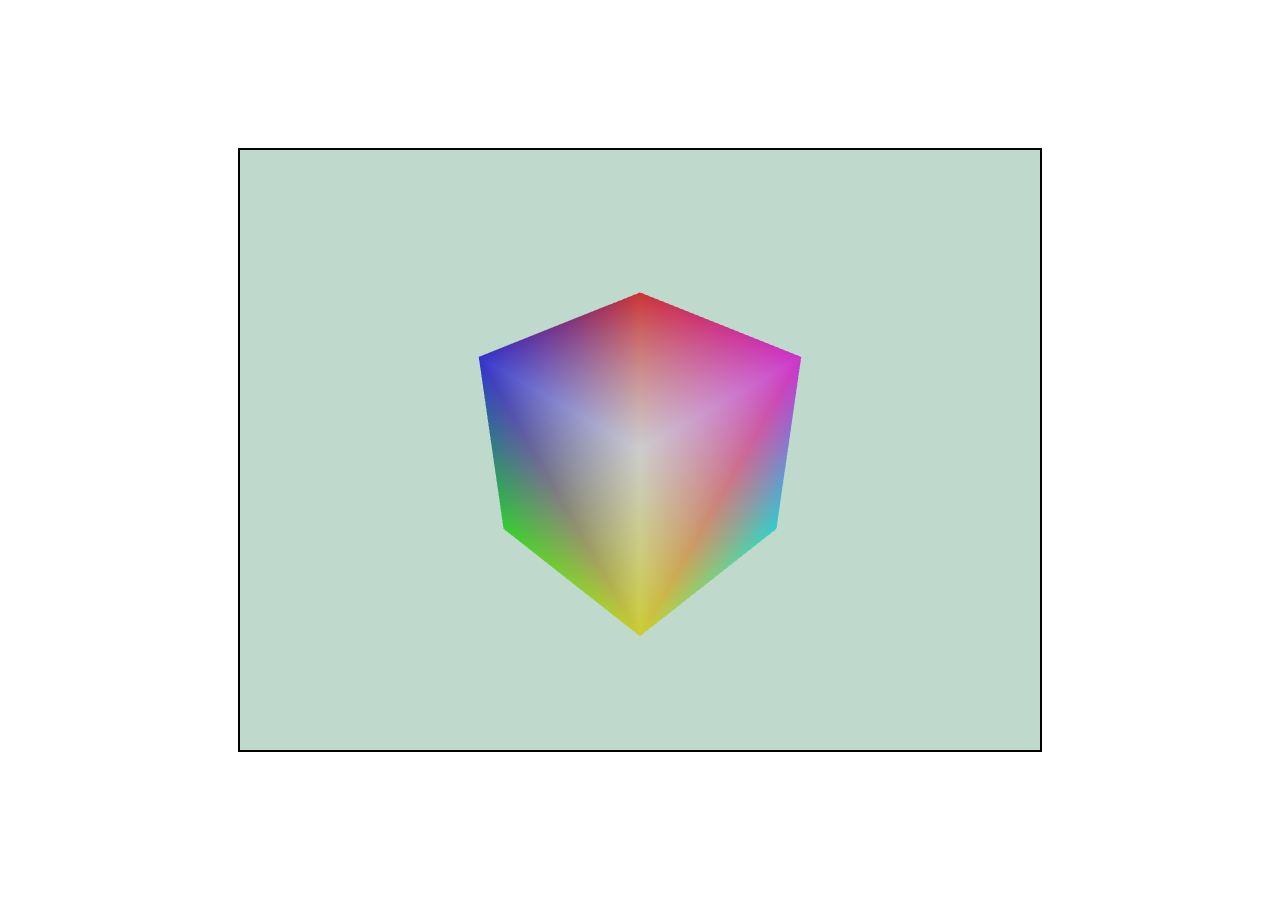
<file: index.html>
<!DOCTYPE html>
<html lang="en">
<head>
    <meta charset="UTF-8">
    <meta name="viewport" content="width=device-width, initial-scale=1.0">
    <title>Game Engine Test</title>
    <script src="./util/gl-matrix.js"></script>
    <script type="module" src="./test/main.js" defer></script>
    <!-- <script type="module" src="./main.js" defer></script> -->
</head>
<body>
    <canvas id="canvas"></canvas>
</body>
</html>
<style>
    *, *::before, *::after {
        box-sizing: border-box;
    }

    /* remove deafault margin */
    * {
        margin: 0;
        padding: 0;
    }

    html, body {
        height: 100%;
        width: 100%;
        overflow: hidden;
    }

    body {
        display: flex;
        align-items: center;
        justify-content: center;
    }

    canvas {
        border: solid black 2px;
    }
</style>
</file>
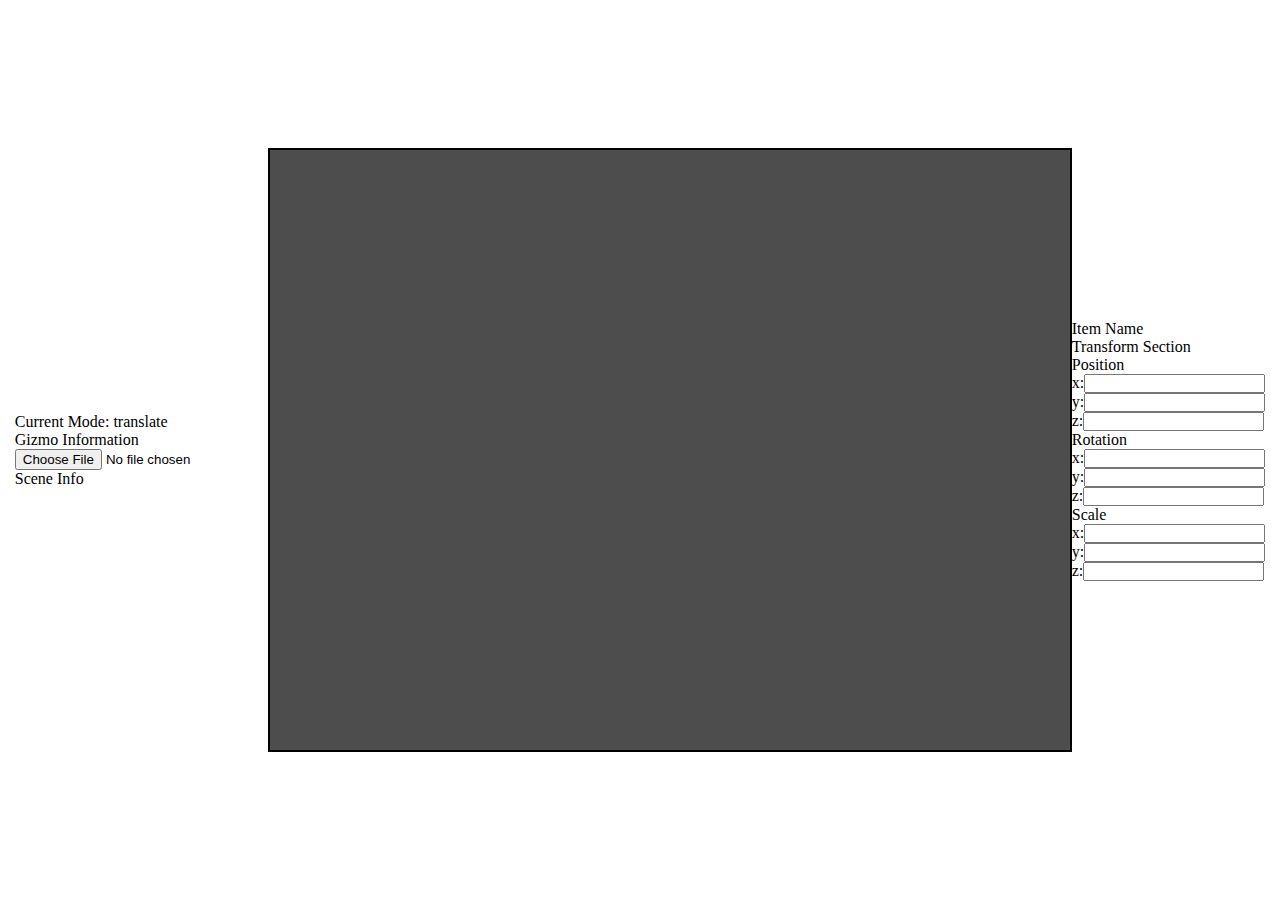
<file: rework/index.html>
<!DOCTYPE html>
<html lang="en">
<head>
    <meta charset="UTF-8">
    <meta name="viewport" content="width=device-width, initial-scale=1.0">
    <title>Game Engine Test</title>
    <link rel="stylesheet" href="./style.css">
    <script src="../util/gl-matrix.js"></script>
    <script type="module" src="./main.js" defer></script>
</head>
<body>
    <div id="scene_info">
        <p>Current Mode: <span id="cur_mode"></span></p>
        <p>Gizmo Information</p>
        <p id="gizmo_pos"></p>
        <input id="file_input" type="file" accept=".ply">
        <p>Scene Info</p>
        <ul id="scene_objects_list"></ul>
    </div>
    <canvas id="canvas"></canvas>
    <div id="object_info">
        <p id="name">Item Name</p>
        <p>Transform Section</p>
        <p>Position</p>
        <div class="info_div" id="position">
            <div class="num_div">
                <p>x:</p>
                <input class="x" type="number">
            </div>
            <div class="num_div">
                <p>y:</p>
                <input class="y" type="number">
            </div>
            <div class="num_div">
                <p>z:</p>
                <input class="z" type="number">
            </div>
        </div>
        <p>Rotation</p>
        <div class="info_div" id="rotation">
            <div class="num_div">
                <p>x:</p>
                <input class="x" type="number">
            </div>
            <div class="num_div">
                <p>y:</p>
                <input class="y" type="number">
            </div>
            <div class="num_div">
                <p>z:</p>
                <input class="z" type="number">
            </div>
        </div>
        <p>Scale</p>
        <div class="info_div" id="scale">
            <div class="num_div">
                <p>x:</p>
                <input class="x" type="number">
            </div>
            <div class="num_div">
                <p>y:</p>
                <input class="y" type="number">
            </div>
            <div class="num_div">
                <p>z:</p>
                <input class="z" type="number">
            </div>
        </div>
    </div>
</body>
</html>
</file>
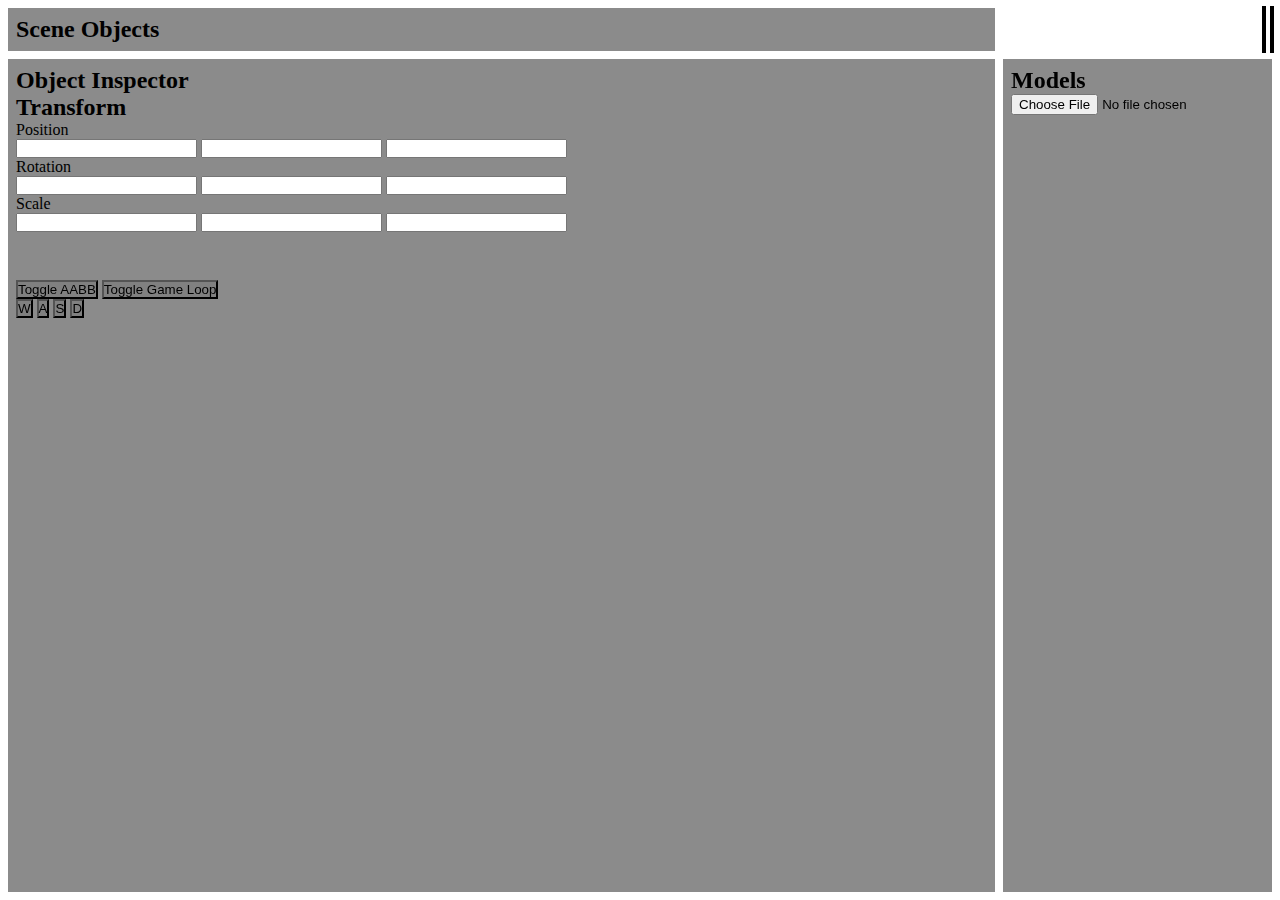
<file: rework/test.html>
<!DOCTYPE html>
<html lang="en">
<head>
    <meta charset="UTF-8">
    <meta name="viewport" content="width=device-width, initial-scale=1.0">
    <title>Game Engine Rework 2</title>
    <link rel="stylesheet" href="./test.css">
    <script src="../util/gl-matrix.js"></script>
    <script type="module" src="./test.js" defer></script>
</head>
<body>
<canvas id="canvas" class="canvas"></canvas>
<div class="__body">
<div class="page">
    <div class="scene-objects_section section">
        <p class="section_title">Scene Objects</p>
        <ul class="scene-objects_list" id="sceneobjects_list">
        </ul>
    </div>
    <div class="views_section">
        <div id="view1" class="view1"></div>
        <div id="view2" class="view2"></div>
    </div>
    <div class="object-inspector_section section">
        <p class="section_title">Object Inspector</p>
        <div class="transform_section">
            <p class="section_title">Transform</p>
            <div class="transform_subsection">
                <div id="position">
                    <p>Position</p>
                    <input type="number" name="" class="x">
                    <input type="number" name="" class="y">
                    <input type="number" name="" class="z">
                </div>
                <div id="rotation">
                    <p>Rotation</p>
                    <input type="number" name="" class="x">
                    <input type="number" name="" class="y">
                    <input type="number" name="" class="z">
                </div>
                <div id="scale">
                    <p>Scale</p>
                    <input type="number" name="" class="x">
                    <input type="number" name="" class="y">
                    <input type="number" name="" class="z">
                </div>
            </div>
        </div>

        <!-- TODO: temp -->
         <div class="debug_section">
            <button type="button" id="toggle_AABB" class="toggle">Toggle AABB</button>
            <button type="button" id="toggle_GameLoop" class="toggle">Toggle Game Loop</button>
            
            <div>
                <button type="button" id="w_pressed" class="toggle">W</button>
                <button type="button" id="a_pressed" class="toggle">A</button>
                <button type="button" id="s_pressed" class="toggle">S</button>
                <button type="button" id="d_pressed" class="toggle">D</button>
            </div>
         </div>
    </div>
    <div class="models_section section">
        <p class="section_title">Models</p>
        <input id="file_input" type="file" accept=".ply">
        <div id="model_grid" class="model_grid">
        </div>
    </div>
</div>
</div>
</body>
</html>


<!-- <div class="object_row--row--HIYa5 object_row--bold--Gmaim" data-testid="layer-row" draggable="false" style="transform: translate3d(0px, 224px, 0px); height: 32px; --row-actions-width: 48px; --object-row-height: 32px; --selection-height: 24px;">
    <div class="object_row--rowActions--mHZm6" style="position: absolute; width: 100%; pointer-events: none;">
        <div class="cx_wFull--sGUhp"></div>
        <div class="object_row--rowActionsSticky--7r9op">
            <div class="object_row--rowActionsContainer--SHc4g"></div>
        </div>
    </div>
    <div class="object_row--rowContent--4pBDI" data-testid="2004:108-layers-panel-row" data-tooltip-hide-immediately="true" data-tooltip-max-lines="4" data-tooltip-show-immediately="true" data-tooltip-show-right="true" data-tooltip-text-left="true" data-tooltip-type="text" style="width: 289px;">
        <span class="object_row--indents--Ygab2">
            <span class="object_row--indent--uZlad"></span>
            <span class="object_row--indent--uZlad"></span>
            <span class="object_row--indent--uZlad"></span>
            <span class="object_row--indent--uZlad"></span>
            <span class="object_row--indent--uZlad"></span>
        </span>
        <span class="object_row--layerIcon--dTOdu object_row--iconWrapper--ivRSW object_row--stickyIconWrapper--UycmN" data-tooltip="Text" data-tooltip-show-above="true" data-tooltip-type="text" aria-label="Text" role="img">
            <span style="stroke: none; fill: none;">
                <svg width="16" height="16" fill="none" viewBox="0 0 16 16" data-fpl-icon-size="16">
                    <path fill="var(--fpl-icon-color, var(--color-icon))" fill-rule="evenodd" d="M3 3.5a.5.5 0 0 1 .5-.5h8a.5.5 0 0 1 .5.5v1a.5.5 0 0 1-1 0V4H8v7h.5a.5.5 0 0 1 0 1h-2a.5.5 0 0 1 0-1H7V4H4v.5a.5.5 0 0 1-1 0z" clip-rule="evenodd"></path>
                </svg>
            </span>
        </span>
        <span class="object_row--rowText--3qo7Q ellipsis--ellipsis--Tjyfa" dir="auto">
            <div class="object_row--rowNamePlaceholder--iRDp3">apple</div>
            <div class="object_row--rowName--1Wxhe sf_pro--uiFontWithSFProFallback--m-p9V">apple</div>
        </span>
        <div class="object_row--rowActions--mHZm6"></div>
    </div>
</div> -->
</file>
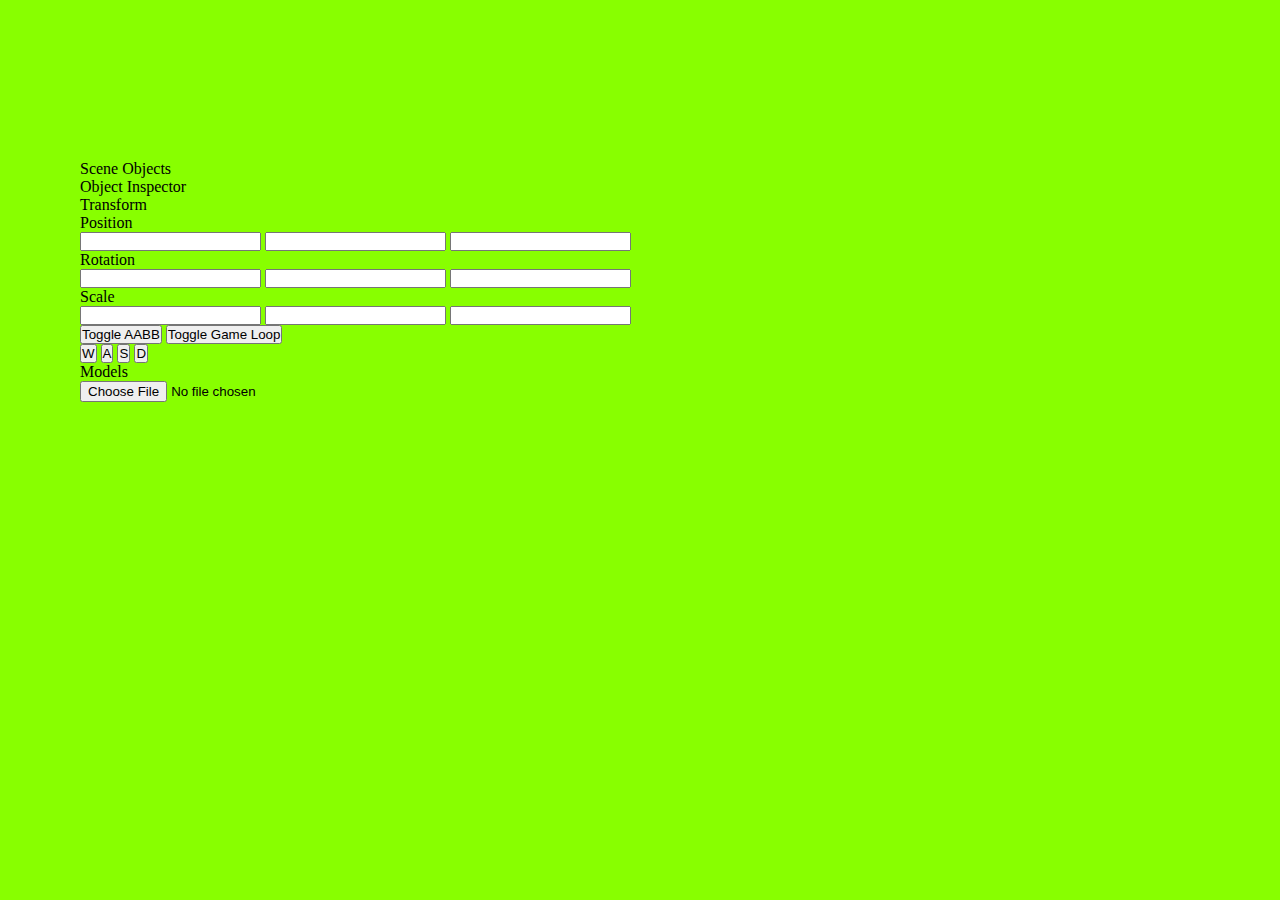
<file: rework2/test.html>
<!DOCTYPE html>
<html lang="en">
<head>
    <meta charset="UTF-8">
    <meta name="viewport" content="width=device-width, initial-scale=1.0">
    <title>Game Engine Rework 2</title>
    <link rel="stylesheet" href="./test.css">
    <script src="../util/gl-matrix.js"></script>
    <script type="module" src="./test.js" defer></script>
</head>
<body>
<canvas id="canvas" class="canvas"></canvas>
<div class="__body">
<div class="page">
    <div class="scene-objects_section section">
        <p class="section_title">Scene Objects</p>
        <ul class="scene-objects_list" id="sceneobjects_list">
        </ul>
    </div>
    <div class="views_section">
        <div id="view1" class="view1"></div>
        <div id="view2" class="view2"></div>
    </div>
    <div class="object-inspector_section section">
        <p class="section_title">Object Inspector</p>
        <div class="transform_section">
            <p class="section_title">Transform</p>
            <div class="transform_subsection">
                <div id="position">
                    <p>Position</p>
                    <input type="number" name="" class="x">
                    <input type="number" name="" class="y">
                    <input type="number" name="" class="z">
                </div>
                <div id="rotation">
                    <p>Rotation</p>
                    <input type="number" name="" class="x">
                    <input type="number" name="" class="y">
                    <input type="number" name="" class="z">
                </div>
                <div id="scale">
                    <p>Scale</p>
                    <input type="number" name="" class="x">
                    <input type="number" name="" class="y">
                    <input type="number" name="" class="z">
                </div>
            </div>
        </div>

        <!-- TODO: temp -->
         <div class="debug_section">
            <button type="button" id="toggle_AABB" class="toggle">Toggle AABB</button>
            <button type="button" id="toggle_GameLoop" class="toggle">Toggle Game Loop</button>
            
            <div>
                <button type="button" id="w_pressed" class="toggle">W</button>
                <button type="button" id="a_pressed" class="toggle">A</button>
                <button type="button" id="s_pressed" class="toggle">S</button>
                <button type="button" id="d_pressed" class="toggle">D</button>
            </div>
         </div>
    </div>
    <div class="models_section section">
        <p class="section_title">Models</p>
        <input id="file_input" type="file" accept=".ply">
        <div class="model_grid">

        </div>
    </div>
</div>
</div>
</body>
</html>


<!-- <div class="object_row--row--HIYa5 object_row--bold--Gmaim" data-testid="layer-row" draggable="false" style="transform: translate3d(0px, 224px, 0px); height: 32px; --row-actions-width: 48px; --object-row-height: 32px; --selection-height: 24px;">
    <div class="object_row--rowActions--mHZm6" style="position: absolute; width: 100%; pointer-events: none;">
        <div class="cx_wFull--sGUhp"></div>
        <div class="object_row--rowActionsSticky--7r9op">
            <div class="object_row--rowActionsContainer--SHc4g"></div>
        </div>
    </div>
    <div class="object_row--rowContent--4pBDI" data-testid="2004:108-layers-panel-row" data-tooltip-hide-immediately="true" data-tooltip-max-lines="4" data-tooltip-show-immediately="true" data-tooltip-show-right="true" data-tooltip-text-left="true" data-tooltip-type="text" style="width: 289px;">
        <span class="object_row--indents--Ygab2">
            <span class="object_row--indent--uZlad"></span>
            <span class="object_row--indent--uZlad"></span>
            <span class="object_row--indent--uZlad"></span>
            <span class="object_row--indent--uZlad"></span>
            <span class="object_row--indent--uZlad"></span>
        </span>
        <span class="object_row--layerIcon--dTOdu object_row--iconWrapper--ivRSW object_row--stickyIconWrapper--UycmN" data-tooltip="Text" data-tooltip-show-above="true" data-tooltip-type="text" aria-label="Text" role="img">
            <span style="stroke: none; fill: none;">
                <svg width="16" height="16" fill="none" viewBox="0 0 16 16" data-fpl-icon-size="16">
                    <path fill="var(--fpl-icon-color, var(--color-icon))" fill-rule="evenodd" d="M3 3.5a.5.5 0 0 1 .5-.5h8a.5.5 0 0 1 .5.5v1a.5.5 0 0 1-1 0V4H8v7h.5a.5.5 0 0 1 0 1h-2a.5.5 0 0 1 0-1H7V4H4v.5a.5.5 0 0 1-1 0z" clip-rule="evenodd"></path>
                </svg>
            </span>
        </span>
        <span class="object_row--rowText--3qo7Q ellipsis--ellipsis--Tjyfa" dir="auto">
            <div class="object_row--rowNamePlaceholder--iRDp3">apple</div>
            <div class="object_row--rowName--1Wxhe sf_pro--uiFontWithSFProFallback--m-p9V">apple</div>
        </span>
        <div class="object_row--rowActions--mHZm6"></div>
    </div>
</div> -->
</file>
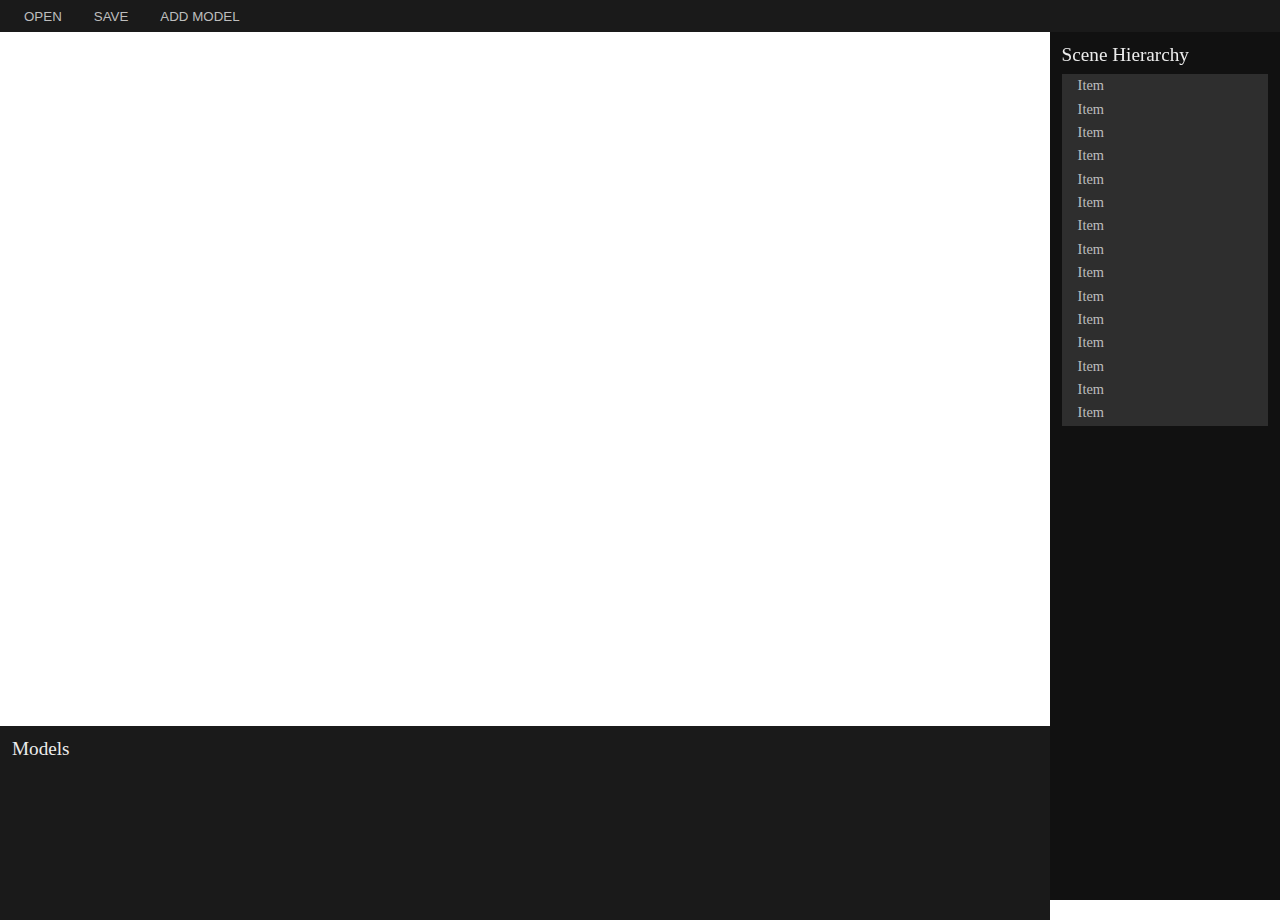
<file: rework3/test.html>
<!DOCTYPE html>
<html lang="en">
<head>
    <meta charset="UTF-8">
    <meta name="viewport" content="width=device-width, initial-scale=1.0">
    <title>Game Engine Rework 3</title>
    <link rel="stylesheet" href="./test.css">
    <script src="./js/util//gl-matrix.js"></script>
    <script type="module" src="./main.js" defer></script>
</head>
<body>
<canvas id="canvas" class="canvas"></canvas>
<div id="view" class="view"></div>

<div class="whole_content">
    <div class="menubar">
        <button type="button" id="open_json" class="button_menubar">OPEN</button> <!-- Need to replace for <input> -->
        <button type="button" id="save_json" class="button_menubar">SAVE</button>
        <button type="button" id="add_model" class="button_menubar">ADD MODEL</button>
    </div>
    <div class="content">
        <div class="render_context__models">
            <div id="view1" class="render_context"></div>
            <div class="models">
                <p class="section_title">Models</p>
                <div class="models_grid">
                    <div class="example"></div>
                    <div class="example"></div>
                    <div class="example"></div>
                    <div class="example"></div>
                    <div class="example"></div>
                    <div class="example"></div>
                    <div class="example"></div>
                    <div class="example"></div>
                    <div class="example"></div>
                    <div class="example"></div>
                    <div class="example"></div>
                    <div class="example"></div>
                    <div class="example"></div>
                    <div class="example"></div>
                    <div class="example"></div>
                    <div class="example"></div>
                    <div class="example"></div>
                </div>
            </div>
        </div>
        <div class="sidebar">
            <div class="scene">
                <p class="section_title">Scene Hierarchy</p>
                <ul class="scene_list">
                    <li data-name="name" class="scene_list_li">Item</li>
                    <li data-name="name" class="scene_list_li">Item</li>
                    <li data-name="name" class="scene_list_li">Item</li>
                    <li data-name="name" class="scene_list_li">Item</li>
                    <li data-name="name" class="scene_list_li">Item</li>
                    <li data-name="name" class="scene_list_li">Item</li>
                    <li data-name="name" class="scene_list_li">Item</li>
                    <li data-name="name" class="scene_list_li">Item</li>
                    <li data-name="name" class="scene_list_li">Item</li>
                    <li data-name="name" class="scene_list_li">Item</li>
                    <li data-name="name" class="scene_list_li">Item</li>
                    <li data-name="name" class="scene_list_li">Item</li>
                    <li data-name="name" class="scene_list_li">Item</li>
                    <li data-name="name" class="scene_list_li">Item</li>
                    <li data-name="name" class="scene_list_li">Item</li>
                    <li data-name="name" class="scene_list_li">Item</li>
                    <li data-name="name" class="scene_list_li">Item</li>
                    <li data-name="name" class="scene_list_li">Item</li>
                </ul>
            </div>
            <div class="inspector">
                <p class="section_title">Object Inspector</p>
                <div class="object_props_container">
                    <div class="object_prop">
                        <p class="prop_name">Name</p>
                        <input id="obj_name" type="text" class="prop_value">
                    </div>
                    <div class="object_prop">
                        <p class="prop_name">Position</p>
                        <div class="prop_value_3_set">
                            <input id="obj_position_x" type="number" step="0.01" placeholder="0.00" class="prop_value_number">
                            <input id="obj_position_y" type="number" step="0.01" placeholder="0.00" class="prop_value_number">
                            <input id="obj_position_z" type="number" step="0.01" placeholder="0.00" class="prop_value_number">
                        </div>

                    </div>
                    <div class="object_prop">
                        <p class="prop_name">Rotation</p>
                        <div class="prop_value_3_set">
                            <input id="obj_rotation_x" type="number" step="0.01" placeholder="0" class="prop_value_number">
                            <input id="obj_rotation_y" type="number" step="0.01" placeholder="0" class="prop_value_number"> <!-- &deg -->
                            <input id="obj_rotation_z" type="number" step="0.01" placeholder="0" class="prop_value_number">
                        </div>
                    </div>
                    <div class="object_prop">
                        <p class="prop_name">Scale</p>
                        <div class="prop_value_3_set">
                            <input id="obj_scale_x" type="number" step="0.01" placeholder="0.00" class="prop_value_number">
                            <input id="obj_scale_y" type="number" step="0.01" placeholder="0.00" class="prop_value_number">
                            <input id="obj_scale_z" type="number" step="0.01" placeholder="0.00" class="prop_value_number">
                        </div>
                    </div>
                    <div class="object_prop">
                        <p class="prop_name">Color</p>
                        <input id="obj_color" type="color" class="prop_value">
                    </div>
                    <div class="object_prop">
                        <p class="prop_name">Use Color</p>
                        <input id="obj_use-color" type="checkbox" class="prop_value">
                    </div>
                   <div class="object_prop">
                        <p class="prop_name">Visible</p>
                        <input id="obj_is-visible" type="checkbox" class="prop_value">
                    </div>
                    <div class="object_prop">
                        <p class="prop_name">Show AABB</p>
                        <input id="obj_show-AABB" type="checkbox" class="prop_value">
                    </div>
                </div>
            </div>
        </div>
    </div>
</div>
</body>
</html>
</file>
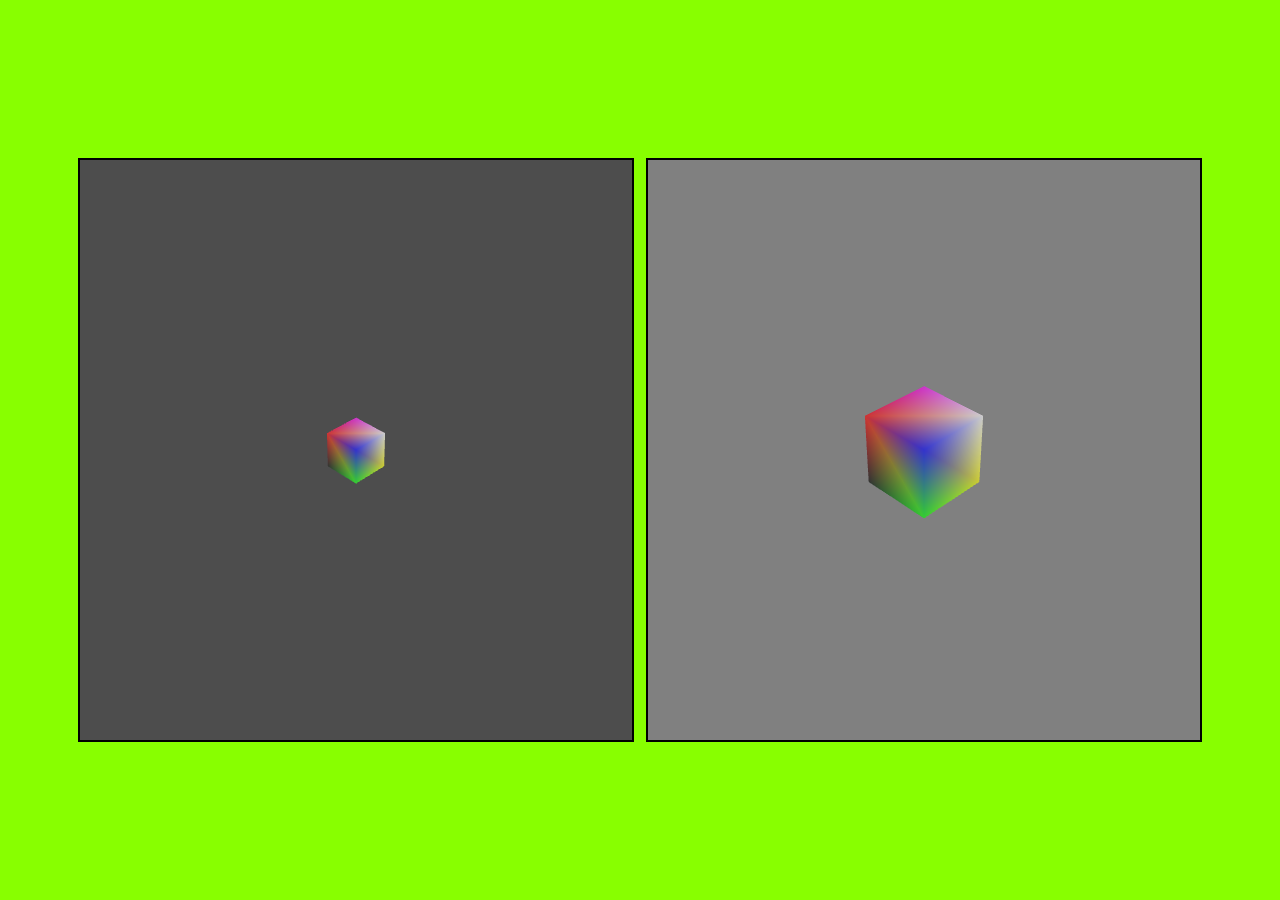
<file: z_testbench/test.html>
<!DOCTYPE html>
<html lang="en">
<head>
    <meta charset="UTF-8">
    <meta name="viewport" content="width=device-width, initial-scale=1.0">
    <title>Document</title>
    <link rel="stylesheet" href="./test.css">
    <script src="../util/gl-matrix.js"></script>
    <script type="module" src="./test.js" defer></script>
</head>
<body>
<canvas id="canvas"></canvas>
<div class="__body">
    <div id="view_1"></div>
    <div id="view_2"></div>
</div>
</body>
</html>
</file>
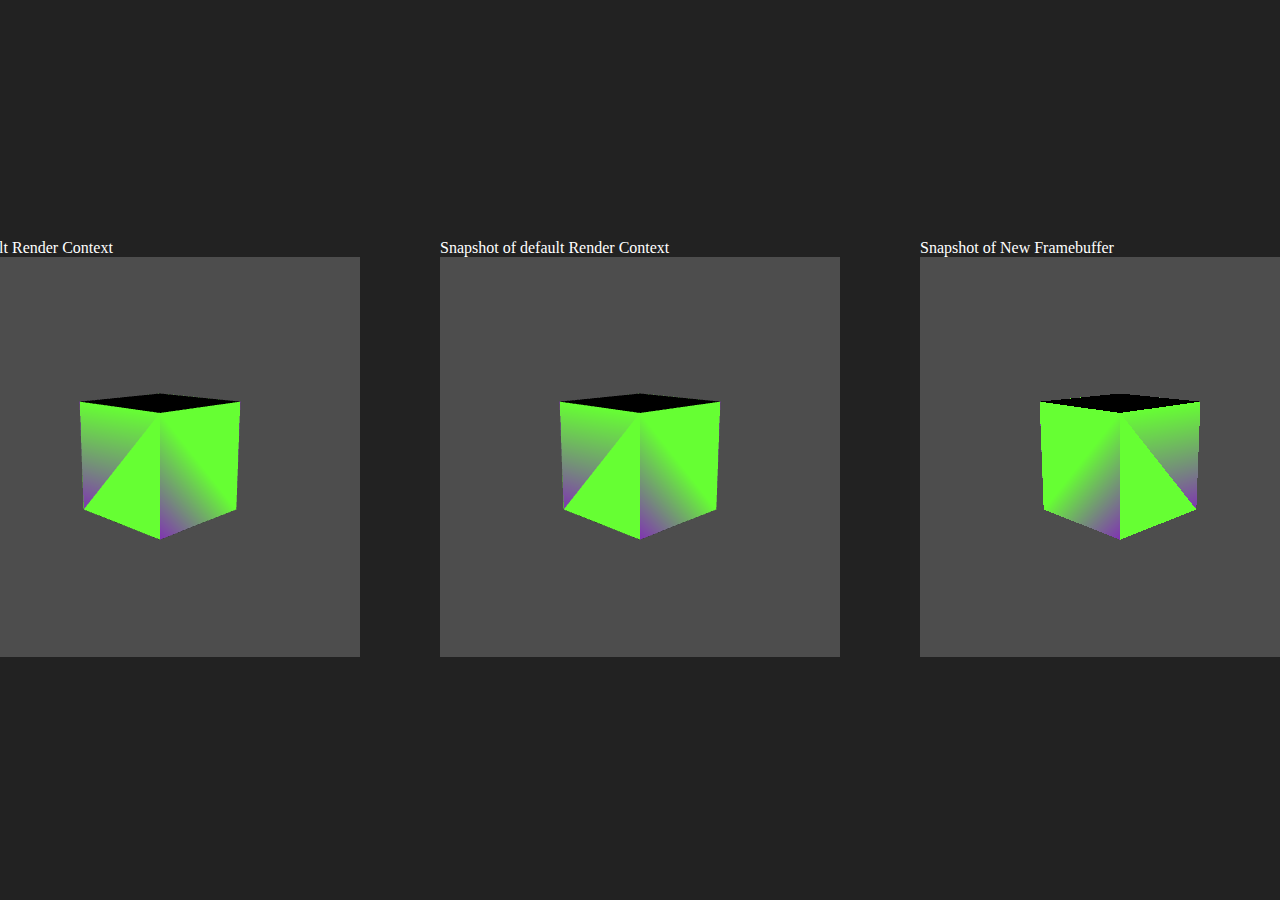
<file: testbench/model_preview/model_preview.html>
<!DOCTYPE html>
<html lang="en">
<head>
    <meta charset="UTF-8">
    <meta name="viewport" content="width=device-width, initial-scale=1.0">
    <title>Testbench - Model Preview</title>
    <script type="module" src="./model_preview.js" defer></script>
    <script src="../../util/gl-matrix.js"></script>
</head>
<body>
    <div>
        <p>Default Render Context</p>
        <canvas id="canvas" class="canvas"></canvas>
    </div>
    <div id="img1">
        <p>Snapshot of default Render Context</p>
    </div>
    <div id="img2">
        <p>Snapshot of New Framebuffer</p>
    </div>
</body>

<style>
    *, *::before, *::after {
    box-sizing: border-box;
    }

    * {
        margin: 0;
        padding: 0;
    }

    html {
        width: 100vw;
        height: 100vh;
    }

    body {
        display: flex;
        justify-content: center;
        align-items: center;
        gap: 5rem;

        width: 100%;
        height: 100%;

        background-color: rgb(34, 34, 34);
    }

    canvas {
        background-color: black;
    }

    p {
        color: white;
    }
</style>
</html>
</file>
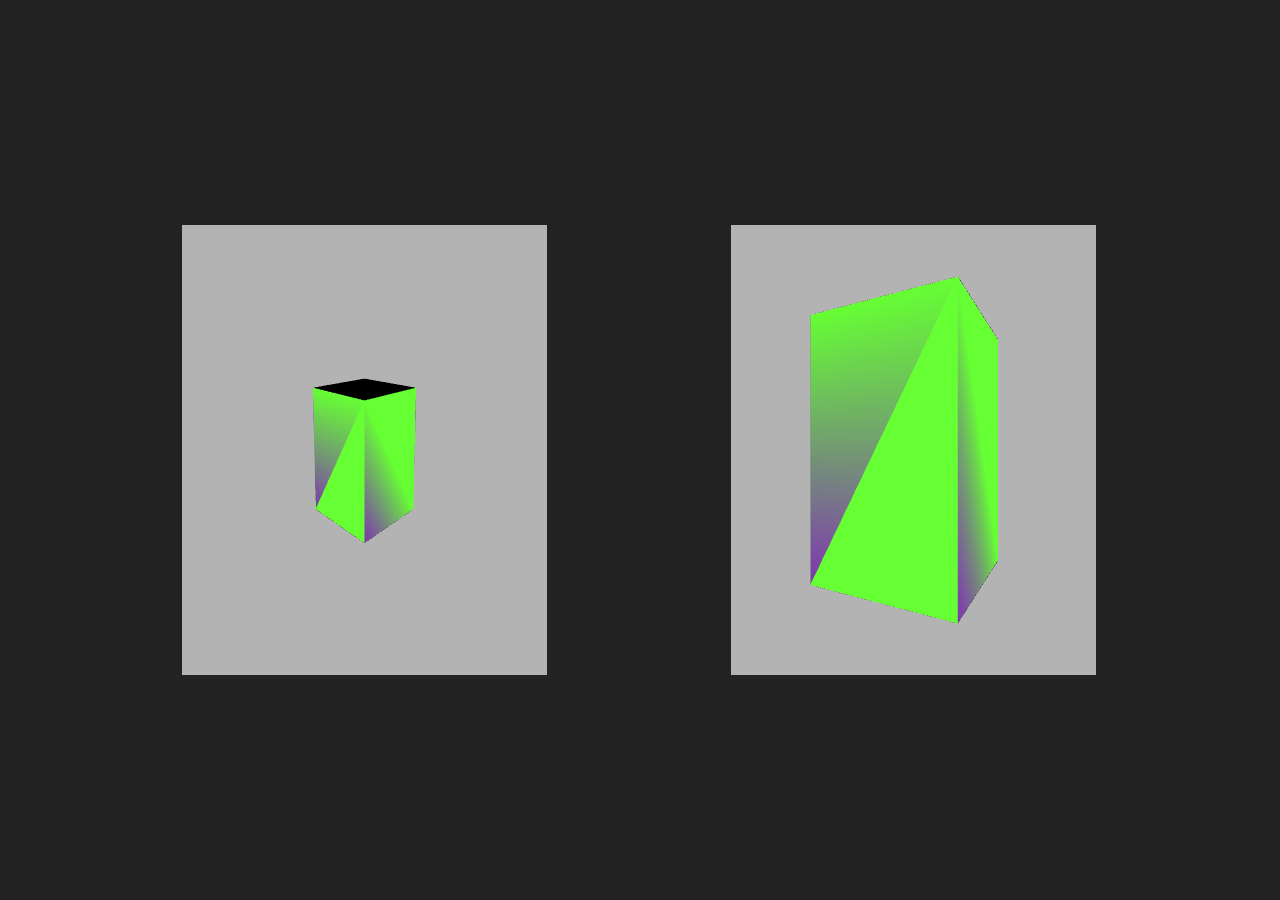
<file: testbench/viewport_scissor/viewport_scissor.html>
<!DOCTYPE html>
<html lang="en">
<head>
    <meta charset="UTF-8">
    <meta name="viewport" content="width=device-width, initial-scale=1.0">
    <title>Testbench - Viewport Scissor</title>
    <script type="module" src="./viewport_scissor.js" defer></script>
    <script src="../../util/gl-matrix.js"></script>
</head>
<body>
    <canvas id="canvas" class="canvas"></canvas>
    <div></div>
</body>

<style>
    *, *::before, *::after {
    box-sizing: border-box;
    }

    * {
        margin: 0;
        padding: 0;
    }

    html {
        width: 100vw;
        height: 100vh;
    }

    body {
        width: 100%;
        height: 100%;

        background-color: rgb(34, 34, 34);
    }

    canvas {
        display: block;
        position: absolute;

        width: 100%;
        height: 100%;
    }

    div {
        display: grid;
        grid-template-columns: repeat(7, 1fr);
        grid-template-rows: repeat(4, 1fr);
        width: 100%;
        height: 100%;
    }
</style>
</html>
</file>
<file: rework/style.css>
*, *::before, *::after {
    box-sizing: border-box;
}

/* remove deafault margin */
* {
    margin: 0;
    padding: 0;
}

html, body {
    height: 100%;
    width: 100%;
    overflow: hidden;
}

body {
    display: flex;
    align-items: center;
    justify-content: center;
}

canvas {
    border: solid black 2px;
}

.info_div {
    display: flex;
    flex-direction: column;
}

.num_div {
    display: flex;
}
</file>
<file: rework/test.css>
*, *::before, *::after {
    box-sizing: border-box;
}

* {
    margin: 0;
    padding: 0;
}


html {
    width: 100vw;
    height: 100vh;
}

body {
    width: 100%;
    height: 100%;
}

ul {
    list-style-type: none;
}


#canvas {
    display: block;
    position: absolute;

    width: 100%;
    height: 100%;
    z-index: -1; /* TODO: consider removing */
}

.__body {
    /* If I want to be able to click on the view windows I need to assign
    canvas a z-index of -1 and remove the background color from the __body element */

    width: 100%;
    height: 100%;

    /* background-color: aquamarine; TODO: uncomment */
}


.page {
    width: 100%;
    height: 100%;

    display: grid;
    grid-template-columns: auto max-content;
    grid-template-rows: max-content auto;
    gap: 0.5rem;

    padding: 0.5rem;
}

.scene-objects_section {
    background-color: rgba(0, 255, 255, 0.4);
}

.scene-objects_list {
    padding-inline: 0.75rem;
}

.scene-objects_list p:hover {
    background-color: #6d6d6d;
}

.views_section {
    display: flex;
    justify-content: end;
    gap: 0.5rem;
}

.debug_section {
    margin-block-start: 3rem;
}

.section {
    padding: 0.5rem;
    background-color: #8B8B8B;
}

.section_title {
    font-size: 1.5rem;
    font-weight: bold;
}

#view1, #view2 {
    outline: solid black 2px;
}

.toggle {
    background-color: grey;
}

.model_grid {
    display: flex;
    padding: 1rem;
    gap: 2rem;
}

.model_preview {
    width: 150px;
    height: 150px;

    background-color: red;
}
</file>
<file: rework2/test.css>
*, *::before, *::after {
    box-sizing: border-box;
}

* {
    margin: 0;
    padding: 0;
}


html {
    width: 100vw;
    height: 100vh;
}

body {
    width: 100%;
    height: 100%;
}

#canvas {
    display: block;
    position: absolute;

    width: 100%;
    height: 100%;
    z-index: -1; /* TODO: consider removing */
}

.__body {
    /* If I want to be able to click on the view windows I need to assign
    canvas a z-index of -1. Likewise I need to assign the __body div a z-index of -2
    so that the background color is behind. */

    display: grid;
    position: absolute; /* TODO: consider removing */
    grid-template-columns: 1fr 1fr;
    gap: 1rem;

    padding: 10rem 5rem;
    width: 100%;
    height: 100%;
    z-index: -2; /* TODO: consider removing */

    background-color: rgb(136, 255, 0);
}

#view_1, #view_2 {
    outline: solid black 2px;
}
</file>
<file: rework3/test.css>
*, *::before, *::after {
    box-sizing: border-box;
}

* {
    margin: 0;
    padding: 0;
}

input::-webkit-outer-spin-button,
input::-webkit-inner-spin-button {
    -webkit-appearance: none;
    margin: 0;
}


html {
    width: 100vw;
    height: 100vh;
}

body {
    width: 100%;
    height: 100%;
}

#canvas {
    display: block;
    position: fixed;

    width: 100%;
    height: 100%;
    z-index: -1; /* TODO: consider removing */
}

.view {
    display: block;
    position: fixed;
}


.whole_content {
    display: grid;
    grid-template-rows: max-content auto;

    width: 100%;
    height: 100%;
}


.content {
    display: grid;
    grid-template-columns: 82% auto;

    width: 100%;
    height: 100%;
}

.section_title {
    font-size: 1.2rem;
    color: rgb(236, 236, 236);
    margin-block-end: 0.5rem;
}

.render_context__models {
    display: grid;
    grid-template-rows: 80% auto;
}


.menubar {
    display: flex;
    gap: 1rem;

    padding-inline-start: 1rem;

    width: 100%;
    height: 2rem;

    background-color: #1a1a1a;
}

.button_menubar {
    padding-inline: 0.5rem;

    background-color: #1a1a1a;
    color: rgb(190, 190, 190);

    border: none;

    cursor: pointer;
}

.button_menubar:hover {
    transition: 0.5s;

    background-color: white;
    color: #1a1a1a;
}

.models {
    background-color: #1a1a1a;
}

.sidebar {
    display: grid;
    grid-template-rows: max-content auto;
    gap: 1rem;

    padding: 0.75rem;

    background-color: #111;;
}

.scene_list {
    min-height: 15rem;
    max-height: 22rem;

    overflow-y: scroll;

    list-style: none;

    scrollbar-color: white transparent;
    background-color: #2e2e2e;
}

.scene_list_li {
    padding: 0.2rem 1rem;

    font-size: 0.9rem;

    color: rgb(190, 190, 190);

    cursor: pointer;
}

.selected {
    background-color: rgb(38, 88, 182);
}

.scene_list_li:hover {
    background-color: rgba(38, 88, 182, 0.5);
}


.object_props_container {
    display: grid;
    gap: 0.75rem;

    padding-inline: 0.5rem;

    color: rgb(190, 190, 190);
}

.object_prop {
    display: flex;
    align-items: center;
    gap: 2.5%; /* Connected - ( 1 ) */
}

.prop_name {
    width: 35%; /* Connected - ( 1 ) */

    font-size: 0.9rem;
}

/* I FUCKING HATE WORKING WITH FLEX AND GRID
IS THERE NO PROPERTY THAT JUST FILLS????
*/
.prop_value_3_set {
    display: grid;

    width: 62.5%; /* Connected - ( 1 ) */
    grid-template-columns: repeat(3, auto);

    .prop_value_number {
        width: 75%;

        background-color: transparent;
    }

    .prop_value_number::placeholder {
        color: rgb(83, 143, 255);
    }
}

.object_prop input {
    padding: 0.2rem;

    background-color: rgb(39, 39, 39);
    color: rgb(83, 143, 255);
    
    border: none;
}

.object_prop input:focus {
    outline: 1px solid rgb(117, 117, 117);
}

/* Set to "" to show object's properties */
.inspector {
    display: none;
}

.models {
    display: flex;
    flex-direction: column;
    padding: 0.75rem;
}

.models_grid {
    display: grid;
    grid-template-columns: repeat(auto-fill, 100px);
    /* grid-template-columns: repeat(9, 150px); */
    gap: 1.2rem;

    /* TODO: so jank... have fun resizing */
    height: 140px;
    /* flex-grow: 1; THIS ACTUALLY FILLS IT OUT TO FIT PARENT BUT IT DOESN"T CONFINE IT TO THE AVAILABLE SPACE*/

    margin-inline-start: 1rem;
    padding-block: 1rem;

    overflow-y: scroll;

    list-style: none;

    scrollbar-color: white transparent;
}

.models_card {
    max-height: max-content;

    cursor: pointer;

    text-align: center;

    color: rgb(190, 190, 190);
}

.models_card:hover {
    transition: 0.2s;

    color: rgb(255, 255, 255);
}

.models_card__img {
    border-radius: 2px;
    transform: scaleY(-1);
}
</file>
<file: z_testbench/test.css>
*, *::before, *::after {
    box-sizing: border-box;
}

* {
    margin: 0;
    padding: 0;
}


html {
    width: 100vw;
    height: 100vh;
}

body {
    width: 100%;
    height: 100%;
}

canvas {
    display: block;
    position: absolute;

    width: 100%;
    height: 100%;
}

.__body {
    display: grid;
    grid-template-columns: 1fr 1fr;
    gap: 1rem;

    padding: 10rem 5rem;
    width: 100%;
    height: 100%;

    background-color: rgb(136, 255, 0);
}

#view_1, #view_2 {
    outline: solid black 2px;
}
</file>
